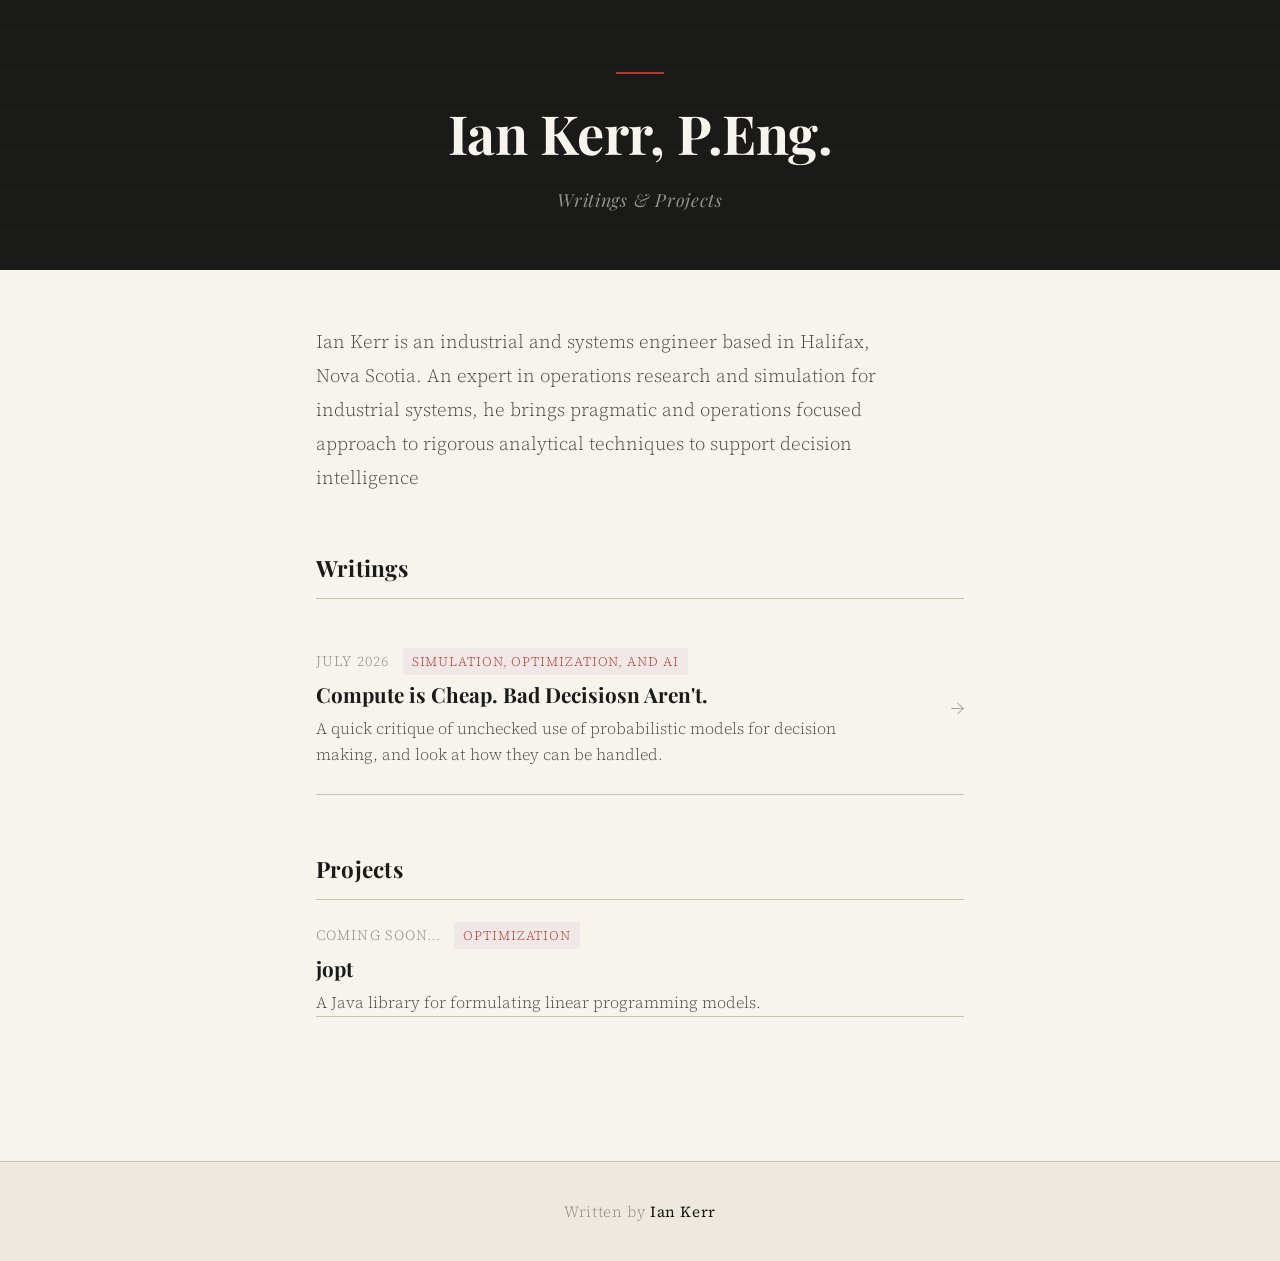
<file: index.html>
<!DOCTYPE html>
<html lang="en">
<head>
  <meta charset="UTF-8" />
  <meta name="viewport" content="width=device-width, initial-scale=1.0" />
  <title>Ian Kerr — Writings and Projects</title>
  <link rel="preconnect" href="https://fonts.googleapis.com" />
  <link rel="preconnect" href="https://fonts.gstatic.com" crossorigin />
  <link href="https://fonts.googleapis.com/css2?family=Playfair+Display:ital,wght@0,700;1,400&family=Source+Serif+4:ital,wght@0,300;0,400;1,300&display=swap" rel="stylesheet" />
  <link rel="stylesheet" href="style.css" />
</head>
<body>

  <header>
    <div class="header-rule"></div>
    <h1>Ian Kerr, P.Eng.</h1>
    <p class="subtitle">Writings &amp; Projects</p>
  </header>

  <main>

    <section class="intro">
      <p>
      Ian Kerr is an industrial and systems engineer based in Halifax, Nova Scotia. An expert in operations research and simulation for industrial systems, he brings pragmatic and operations focused approach to rigorous analytical techniques to support decision intelligence 
      </p>
         </section>

    <section>
      <h2>Writings</h2>

      <ul class="essay-list">

        <li class="essay-item">
          <a href="essays/bad_decisions_arent/index.html" class="essay-link">
            <div class="essay-meta">
              <span class="essay-date">July 2026</span>
              <span class="essay-tag">Simulation, Optimization, and AI</span>
            </div>
            <h3 class="essay-title">Compute is Cheap. Bad Decisiosn Aren't.</h3>
            <p class="essay-desc">A quick critique of unchecked use of probabilistic models for decision making, and look at how they can be handled.</p>
          </a>
        </li>
<!--
    <li class="essay-item">
          <a href="essays/second-essay.html" class="essay-link">
            <div class="essay-meta">
              <span class="essay-date">March 2025</span>
              <span class="essay-tag">Topic</span>
            </div>
            <h3 class="essay-title">Your Second Essay Title</h3>
            <p class="essay-desc">Another brief description. You can remove the tag span if you don't want to categorize things.</p>
          </a>
        </li>     

-->
       
<!--
      <li class="essay-item essay-item--placeholder">
          <div class="essay-link">
            <div class="essay-meta">
              <span class="essay-date">Coming soon</span>
            </div>
            <h3 class="essay-title">More writing on the way</h3>
          </div>
        </li>   
-->
      
      </ul>
    </section>

    <section>
      <h2>Projects</h2>
      <ul class="essay-list">
        <li class="essay-item">
          <!--
          <a href="essays/bad_decisions_arent/index.html" class="essay-link">
          -->
          
            <div class="essay-meta">
              <span class="essay-date">Coming soon...</span>
              <span class="essay-tag">Optimization</span>
            </div>
            <h3 class="essay-title">jopt</h3>
            <p class="essay-desc">A Java library for formulating linear programming models.</p>
          </a>
        </li>
      </ul>

    </section>
      


  </main>

  <footer>
    <p class="byline">Written by <strong>Ian Kerr</strong></p>
  </footer>

</body>
</html>
</file>
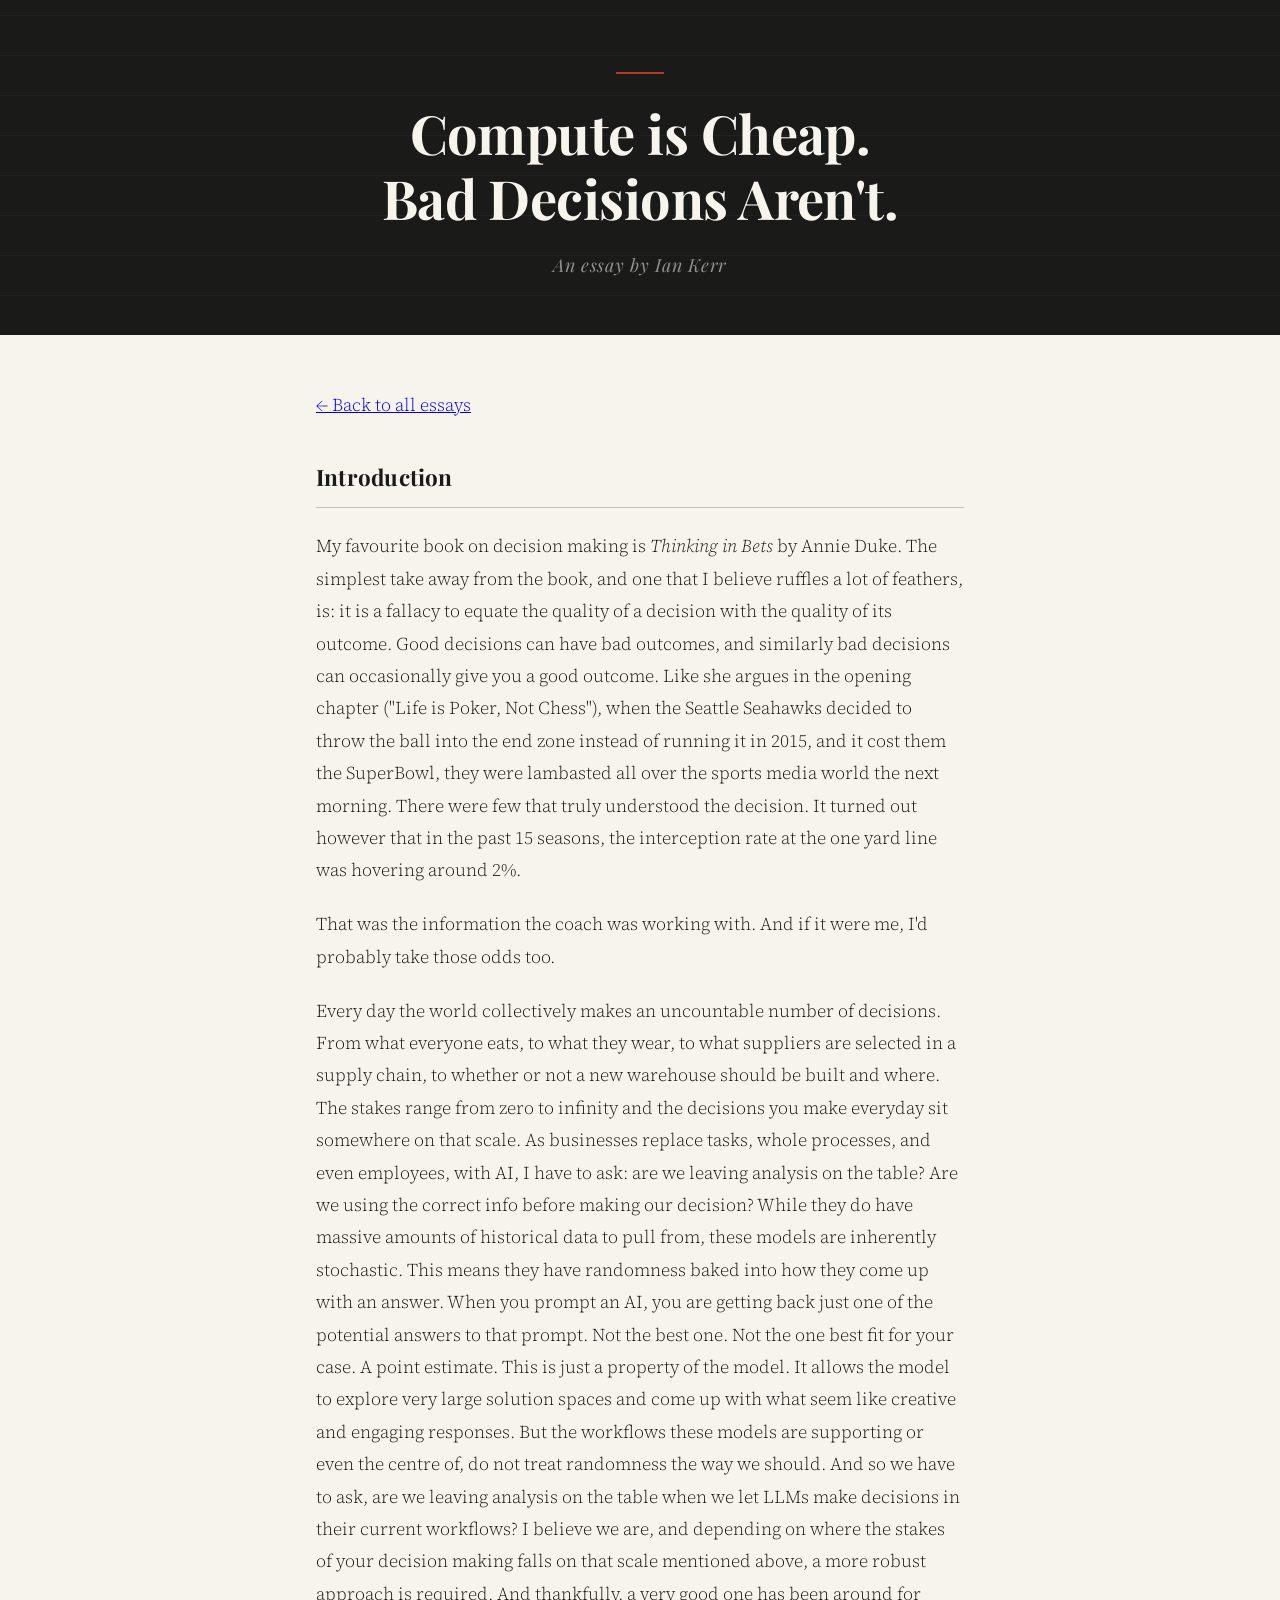
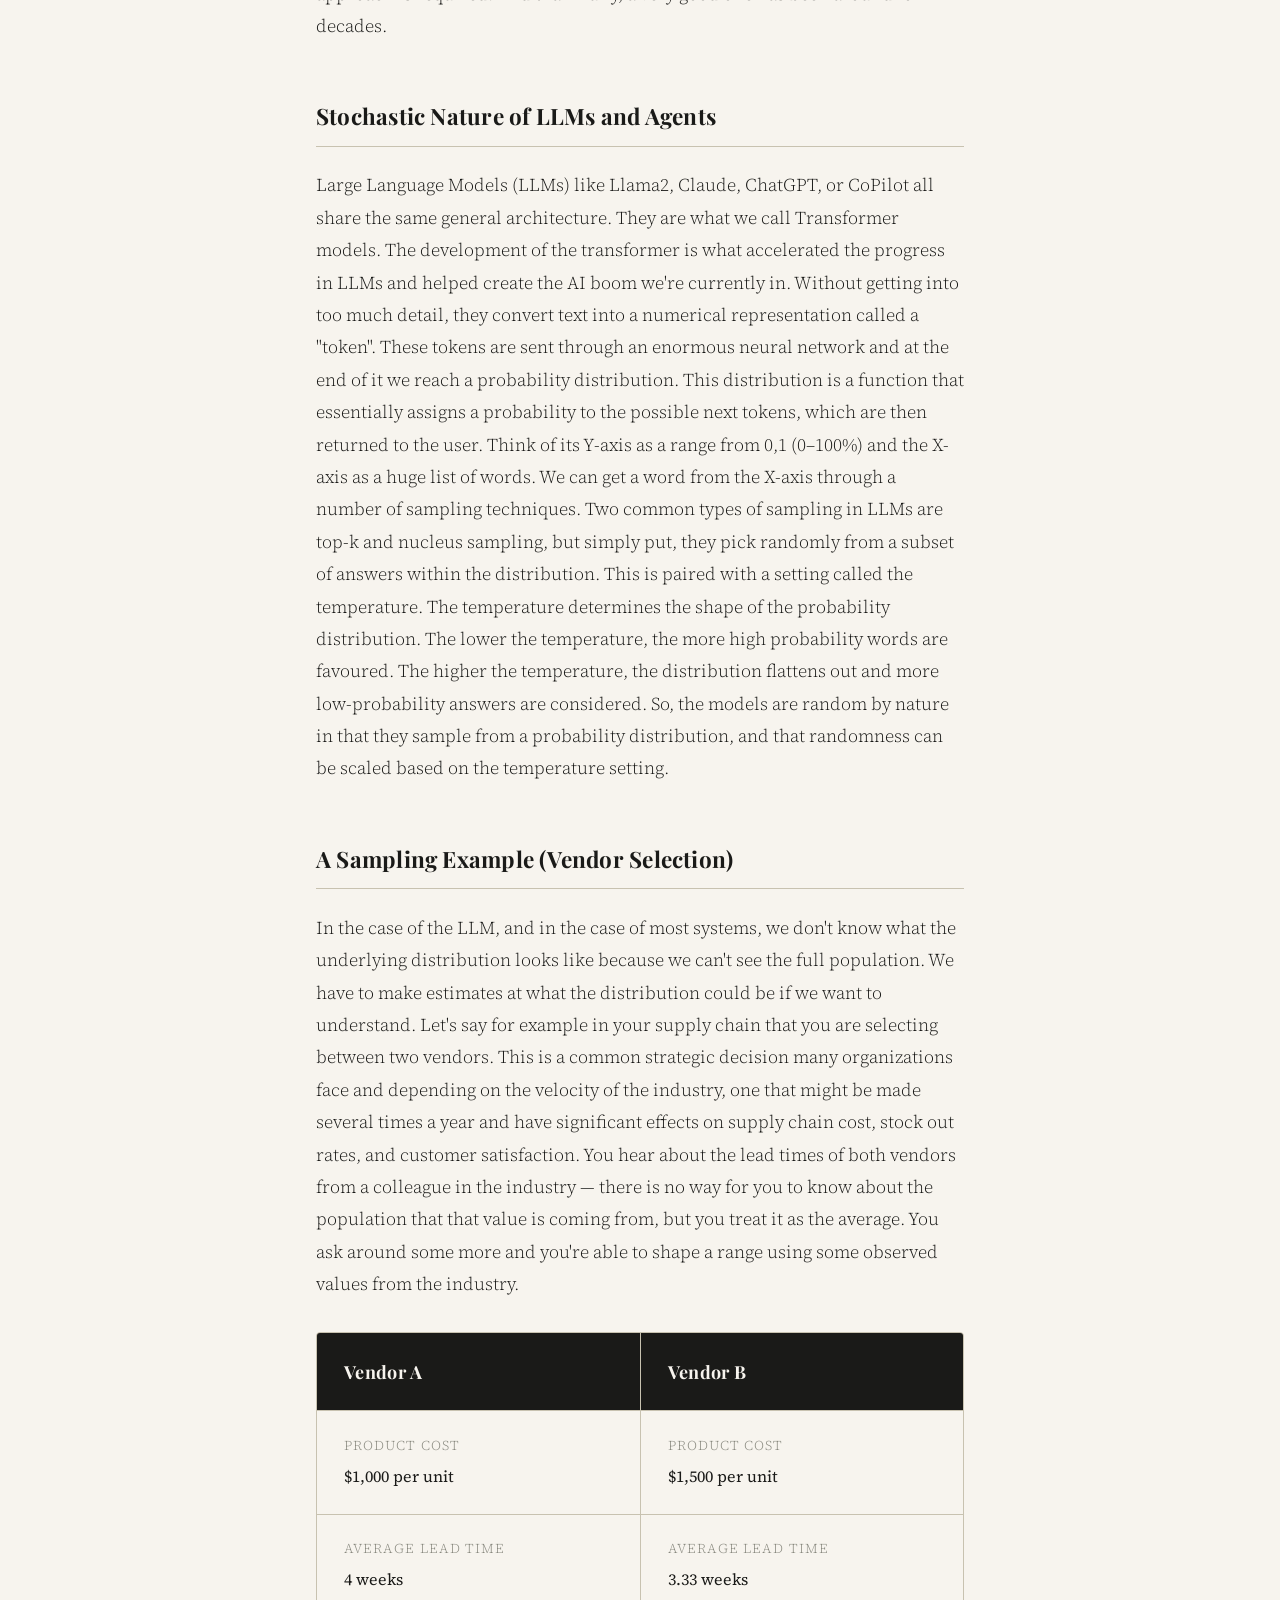
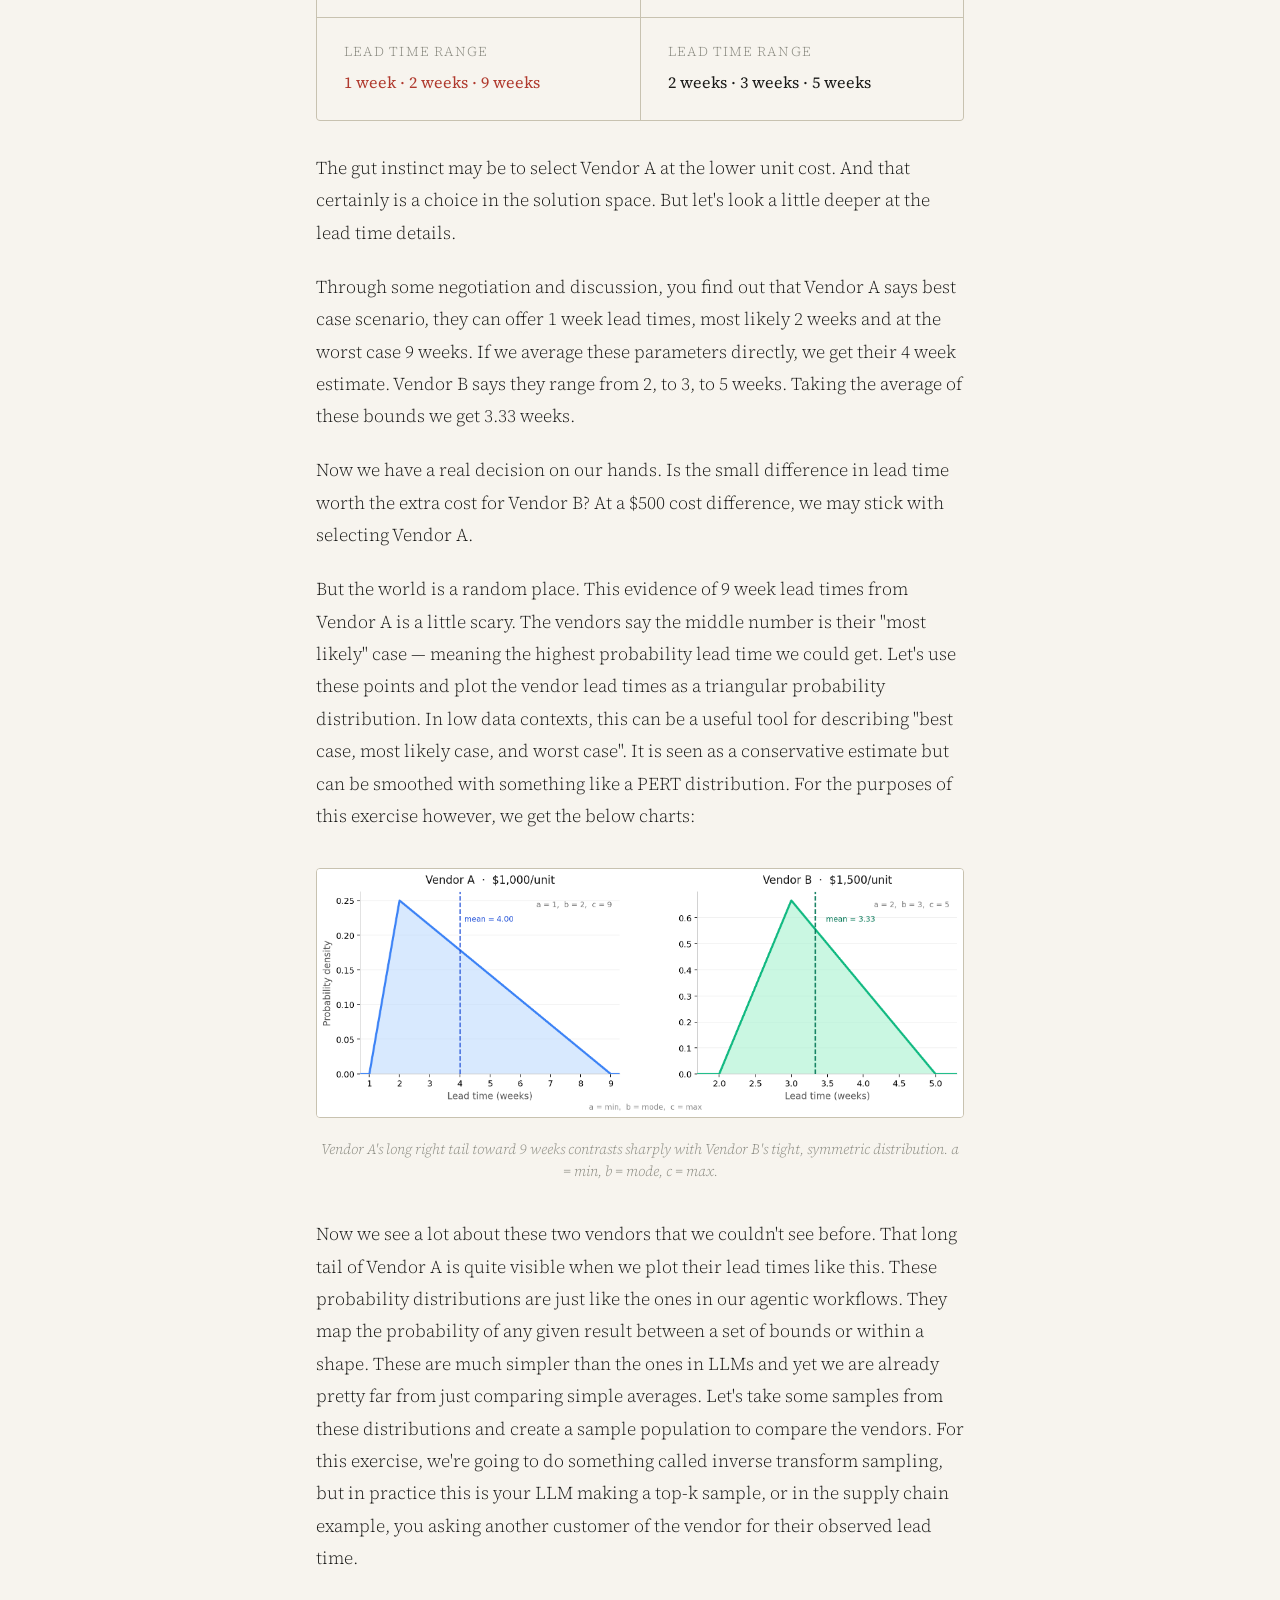
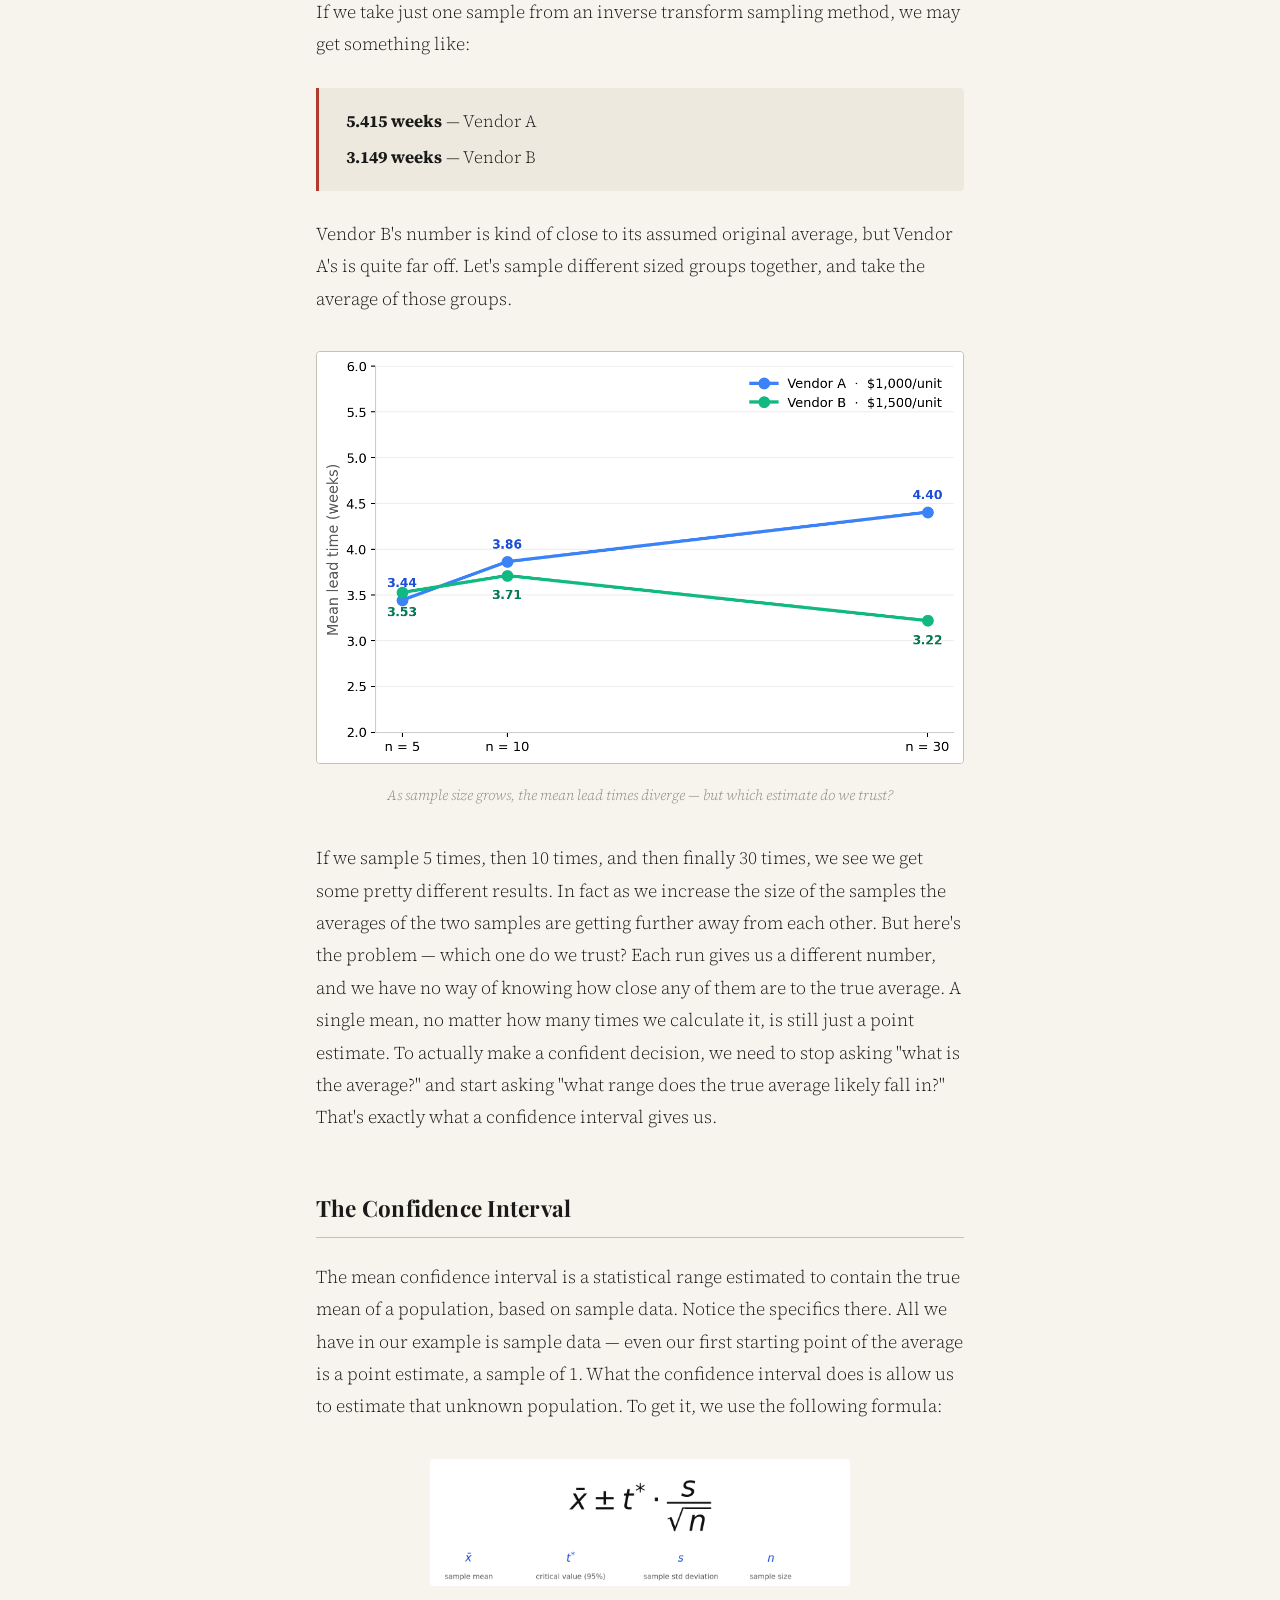
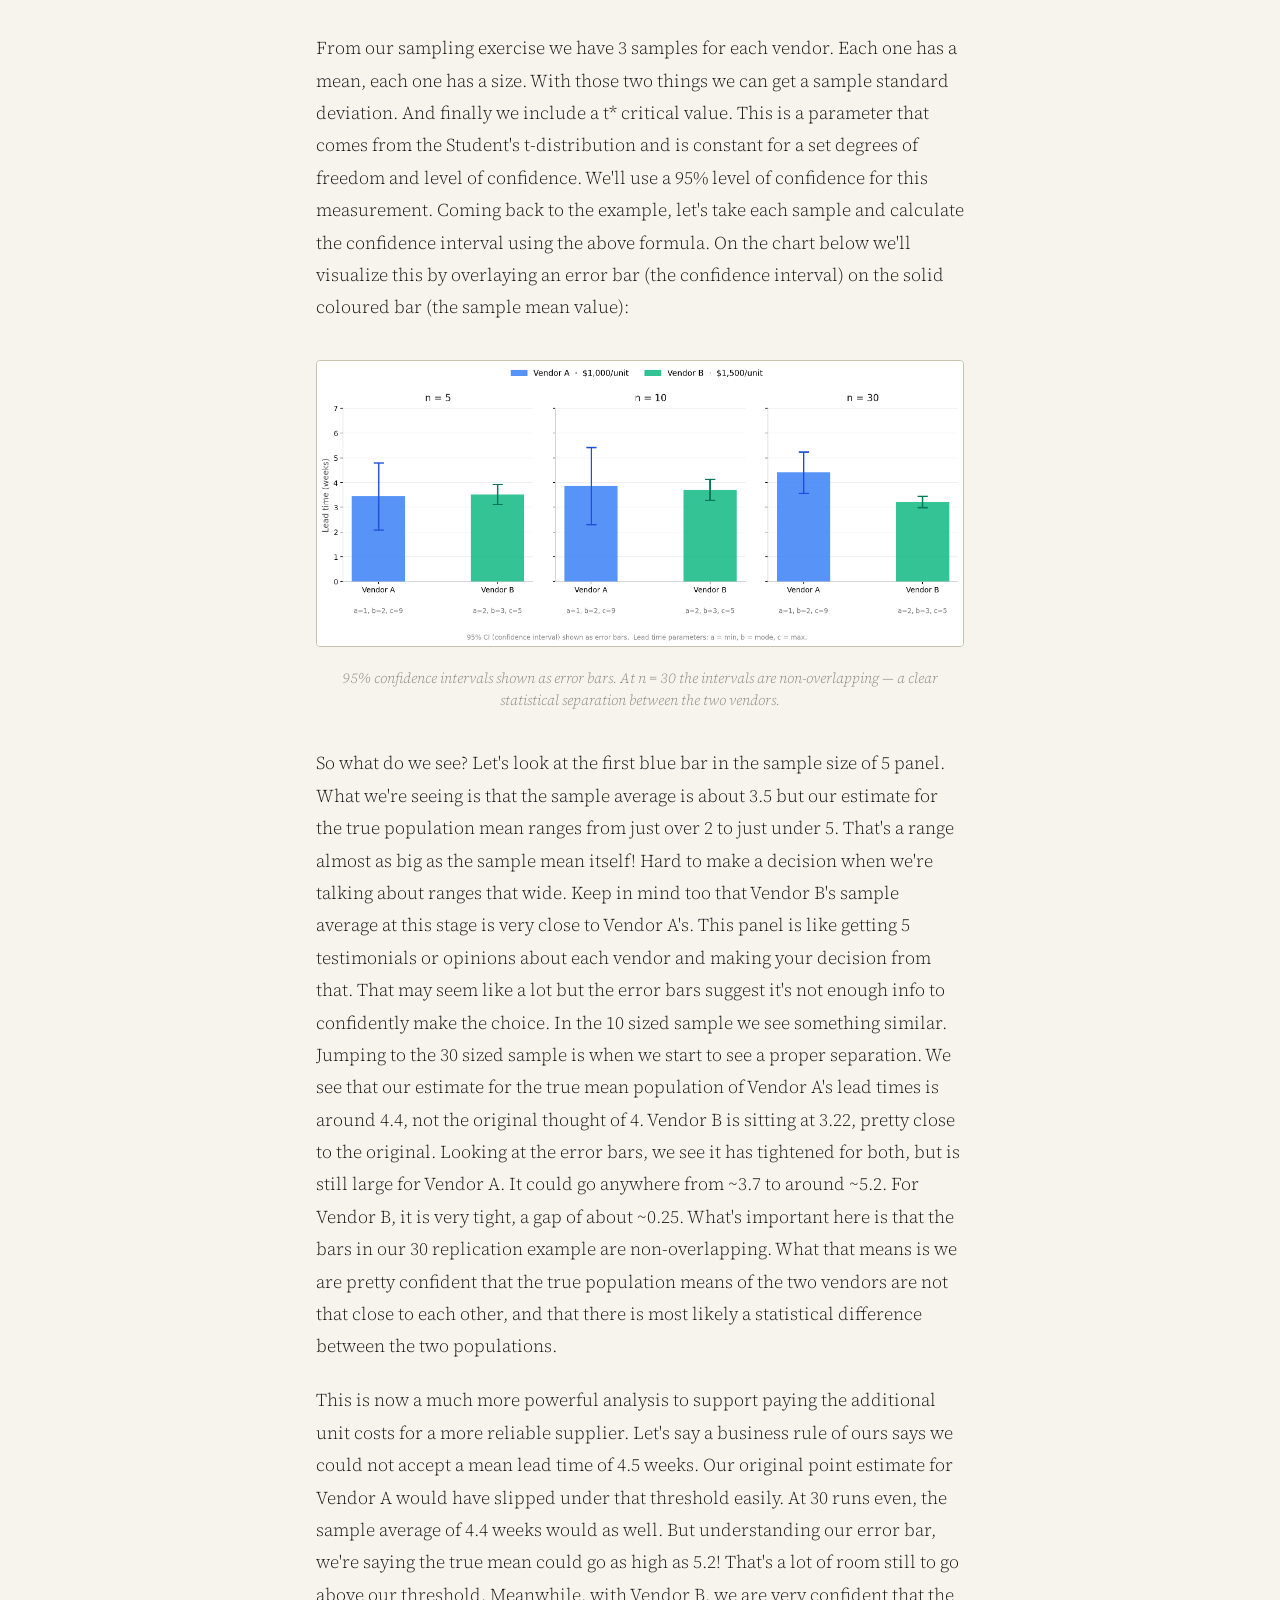
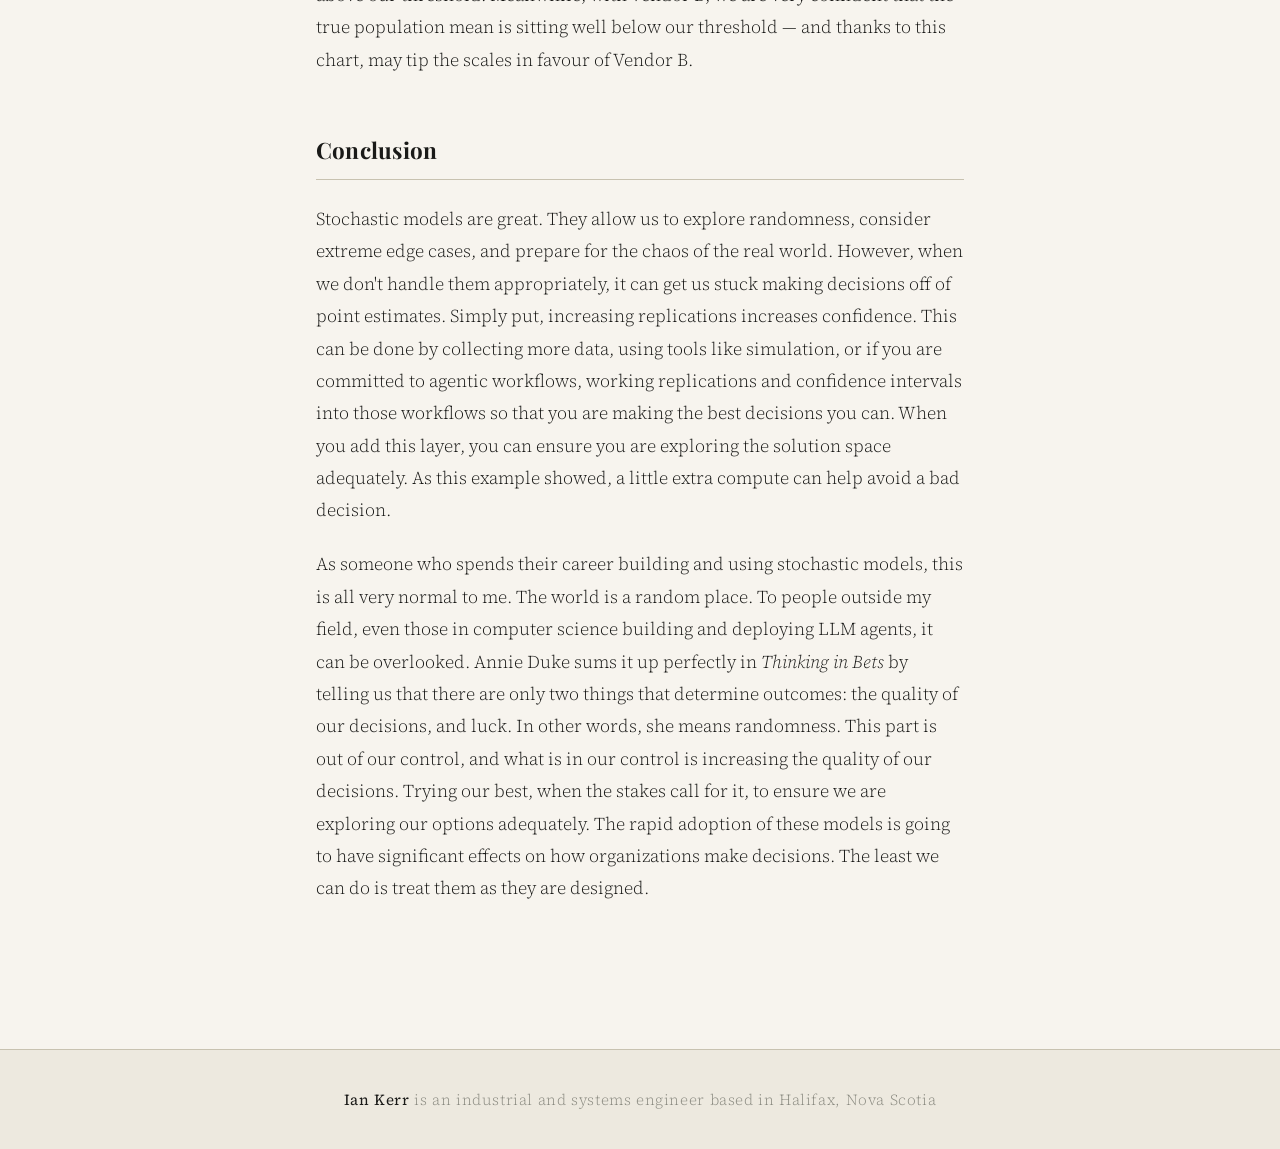
<file: essays/bad_decisions_arent/index.html>
<!DOCTYPE html>
<html lang="en">
<head>
  <meta charset="UTF-8">
  <meta name="viewport" content="width=device-width, initial-scale=1.0">
  <title>Compute is Cheap. Bad Decisions Aren't.</title>
  <link rel="preconnect" href="https://fonts.googleapis.com">
  <link rel="preconnect" href="https://fonts.gstatic.com" crossorigin>
  <link href="https://fonts.googleapis.com/css2?family=Playfair+Display:ital,wght@0,700;1,400&family=Source+Serif+4:ital,wght@0,300;0,400;1,300&display=swap" rel="stylesheet">
  <link rel="stylesheet" href="../../style.css">
</head>
<body>

<header>
  <div class="header-rule"></div>
  <h1>Compute is Cheap.<br>Bad Decisions Aren't.</h1>
  <p class="subtitle">An essay by Ian Kerr</p>
</header>

<main>

  <p style="margin-bottom: 2rem;"><a href="../../index.html">&larr; Back to all essays</a></p>

  <article class="essay-content">

  <section>
    <h2>Introduction</h2>
    <p>My favourite book on decision making is <em>Thinking in Bets</em> by Annie Duke. The simplest take away from the book, and one that I believe ruffles a lot of feathers, is: it is a fallacy to equate the quality of a decision with the quality of its outcome. Good decisions can have bad outcomes, and similarly bad decisions can occasionally give you a good outcome. Like she argues in the opening chapter ("Life is Poker, Not Chess"), when the Seattle Seahawks decided to throw the ball into the end zone instead of running it in 2015, and it cost them the SuperBowl, they were lambasted all over the sports media world the next morning. There were few that truly understood the decision. It turned out however that in the past 15 seasons, the interception rate at the one yard line was hovering around 2%.</p>
    <p>That was the information the coach was working with. And if it were me, I'd probably take those odds too.</p>
    <p>Every day the world collectively makes an uncountable number of decisions. From what everyone eats, to what they wear, to what suppliers are selected in a supply chain, to whether or not a new warehouse should be built and where. The stakes range from zero to infinity and the decisions you make everyday sit somewhere on that scale. As businesses replace tasks, whole processes, and even employees, with AI, I have to ask: are we leaving analysis on the table? Are we using the correct info before making our decision? While they do have massive amounts of historical data to pull from, these models are inherently stochastic. This means they have randomness baked into how they come up with an answer. When you prompt an AI, you are getting back just one of the potential answers to that prompt. Not the best one. Not the one best fit for your case. A point estimate. This is just a property of the model. It allows the model to explore very large solution spaces and come up with what seem like creative and engaging responses. But the workflows these models are supporting or even the centre of, do not treat randomness the way we should. And so we have to ask, are we leaving analysis on the table when we let LLMs make decisions in their current workflows? I believe we are, and depending on where the stakes of your decision making falls on that scale mentioned above, a more robust approach is required. And thankfully, a very good one has been around for decades.</p>
  </section>

  <section>
    <h2>Stochastic Nature of LLMs and Agents</h2>
    <p>Large Language Models (LLMs) like Llama2, Claude, ChatGPT, or CoPilot all share the same general architecture. They are what we call Transformer models. The development of the transformer is what accelerated the progress in LLMs and helped create the AI boom we're currently in. Without getting into too much detail, they convert text into a numerical representation called a "token". These tokens are sent through an enormous neural network and at the end of it we reach a probability distribution. This distribution is a function that essentially assigns a probability to the possible next tokens, which are then returned to the user. Think of its Y-axis as a range from 0,1 (0–100%) and the X-axis as a huge list of words. We can get a word from the X-axis through a number of sampling techniques. Two common types of sampling in LLMs are top-k and nucleus sampling, but simply put, they pick randomly from a subset of answers within the distribution. This is paired with a setting called the temperature. The temperature determines the shape of the probability distribution. The lower the temperature, the more high probability words are favoured. The higher the temperature, the distribution flattens out and more low-probability answers are considered. So, the models are random by nature in that they sample from a probability distribution, and that randomness can be scaled based on the temperature setting.</p>
  </section>

  <section>
    <h2>A Sampling Example (Vendor Selection)</h2>
    <p>In the case of the LLM, and in the case of most systems, we don't know what the underlying distribution looks like because we can't see the full population. We have to make estimates at what the distribution could be if we want to understand. Let's say for example in your supply chain that you are selecting between two vendors. This is a common strategic decision many organizations face and depending on the velocity of the industry, one that might be made several times a year and have significant effects on supply chain cost, stock out rates, and customer satisfaction. You hear about the lead times of both vendors from a colleague in the industry — there is no way for you to know about the population that that value is coming from, but you treat it as the average. You ask around some more and you're able to shape a range using some observed values from the industry.</p>

    <div class="vendor-grid">
      <div class="vendor-cell header">Vendor A</div>
      <div class="vendor-cell header">Vendor B</div>
      <div class="vendor-cell">
        <div class="label">Product cost</div>
        <div class="value">$1,000 per unit</div>
      </div>
      <div class="vendor-cell">
        <div class="label">Product cost</div>
        <div class="value">$1,500 per unit</div>
      </div>
      <div class="vendor-cell">
        <div class="label">Average lead time</div>
        <div class="value">4 weeks</div>
      </div>
      <div class="vendor-cell">
        <div class="label">Average lead time</div>
        <div class="value">3.33 weeks</div>
      </div>
      <div class="vendor-cell">
        <div class="label">Lead time range</div>
        <div class="value highlight">1 week · 2 weeks · 9 weeks</div>
      </div>
      <div class="vendor-cell">
        <div class="label">Lead time range</div>
        <div class="value">2 weeks · 3 weeks · 5 weeks</div>
      </div>
    </div>

    <p>The gut instinct may be to select Vendor A at the lower unit cost. And that certainly is a choice in the solution space. But let's look a little deeper at the lead time details.</p>
    <p>Through some negotiation and discussion, you find out that Vendor A says best case scenario, they can offer 1 week lead times, most likely 2 weeks and at the worst case 9 weeks. If we average these parameters directly, we get their 4 week estimate. Vendor B says they range from 2, to 3, to 5 weeks. Taking the average of these bounds we get 3.33 weeks.</p>
    <p>Now we have a real decision on our hands. Is the small difference in lead time worth the extra cost for Vendor B? At a $500 cost difference, we may stick with selecting Vendor A.</p>
    <p>But the world is a random place. This evidence of 9 week lead times from Vendor A is a little scary. The vendors say the middle number is their "most likely" case — meaning the highest probability lead time we could get. Let's use these points and plot the vendor lead times as a triangular probability distribution. In low data contexts, this can be a useful tool for describing "best case, most likely case, and worst case". It is seen as a conservative estimate but can be smoothed with something like a PERT distribution. For the purposes of this exercise however, we get the below charts:</p>

    <figure>
      <img src="images/vendor_pdf.png" alt="Triangular probability distributions for Vendor A and Vendor B lead times">
      <figcaption>Vendor A's long right tail toward 9 weeks contrasts sharply with Vendor B's tight, symmetric distribution. a = min, b = mode, c = max.</figcaption>
    </figure>

    <p>Now we see a lot about these two vendors that we couldn't see before. That long tail of Vendor A is quite visible when we plot their lead times like this. These probability distributions are just like the ones in our agentic workflows. They map the probability of any given result between a set of bounds or within a shape. These are much simpler than the ones in LLMs and yet we are already pretty far from just comparing simple averages. Let's take some samples from these distributions and create a sample population to compare the vendors. For this exercise, we're going to do something called inverse transform sampling, but in practice this is your LLM making a top-k sample, or in the supply chain example, you asking another customer of the vendor for their observed lead time.</p>
    <p>If we take just one sample from an inverse transform sampling method, we may get something like:</p>

    <div class="sample-values">
      <p><strong>5.415 weeks</strong> — Vendor A</p>
      <p><strong>3.149 weeks</strong> — Vendor B</p>
    </div>

    <p>Vendor B's number is kind of close to its assumed original average, but Vendor A's is quite far off. Let's sample different sized groups together, and take the average of those groups.</p>

    <figure>
      <img src="images/vendor_means.png" alt="Mean lead times for Vendor A and Vendor B at sample sizes 5, 10, and 30">
      <figcaption>As sample size grows, the mean lead times diverge — but which estimate do we trust?</figcaption>
    </figure>

    <p>If we sample 5 times, then 10 times, and then finally 30 times, we see we get some pretty different results. In fact as we increase the size of the samples the averages of the two samples are getting further away from each other. But here's the problem — which one do we trust? Each run gives us a different number, and we have no way of knowing how close any of them are to the true average. A single mean, no matter how many times we calculate it, is still just a point estimate. To actually make a confident decision, we need to stop asking "what is the average?" and start asking "what range does the true average likely fall in?" That's exactly what a confidence interval gives us.</p>
  </section>

  <section>
    <h2>The Confidence Interval</h2>
    <p>The mean confidence interval is a statistical range estimated to contain the true mean of a population, based on sample data. Notice the specifics there. All we have in our example is sample data — even our first starting point of the average is a point estimate, a sample of 1. What the confidence interval does is allow us to estimate that unknown population. To get it, we use the following formula:</p>

    <figure class="formula-figure">
      <img src="images/ci_formula.png" alt="Confidence interval formula: x-bar plus or minus t-star times s over root n">
    </figure>

    <p>From our sampling exercise we have 3 samples for each vendor. Each one has a mean, each one has a size. With those two things we can get a sample standard deviation. And finally we include a t* critical value. This is a parameter that comes from the Student's t-distribution and is constant for a set degrees of freedom and level of confidence. We'll use a 95% level of confidence for this measurement. Coming back to the example, let's take each sample and calculate the confidence interval using the above formula. On the chart below we'll visualize this by overlaying an error bar (the confidence interval) on the solid coloured bar (the sample mean value):</p>

    <figure>
      <img src="images/vendor_lead_time_ci.png" alt="Confidence interval comparison for Vendor A and Vendor B at sample sizes 5, 10, and 30">
      <figcaption>95% confidence intervals shown as error bars. At n = 30 the intervals are non-overlapping — a clear statistical separation between the two vendors.</figcaption>
    </figure>

    <p>So what do we see? Let's look at the first blue bar in the sample size of 5 panel. What we're seeing is that the sample average is about 3.5 but our estimate for the true population mean ranges from just over 2 to just under 5. That's a range almost as big as the sample mean itself! Hard to make a decision when we're talking about ranges that wide. Keep in mind too that Vendor B's sample average at this stage is very close to Vendor A's. This panel is like getting 5 testimonials or opinions about each vendor and making your decision from that. That may seem like a lot but the error bars suggest it's not enough info to confidently make the choice. In the 10 sized sample we see something similar. Jumping to the 30 sized sample is when we start to see a proper separation. We see that our estimate for the true mean population of Vendor A's lead times is around 4.4, not the original thought of 4. Vendor B is sitting at 3.22, pretty close to the original. Looking at the error bars, we see it has tightened for both, but is still large for Vendor A. It could go anywhere from ~3.7 to around ~5.2. For Vendor B, it is very tight, a gap of about ~0.25. What's important here is that the bars in our 30 replication example are non-overlapping. What that means is we are pretty confident that the true population means of the two vendors are not that close to each other, and that there is most likely a statistical difference between the two populations.</p>
    <p>This is now a much more powerful analysis to support paying the additional unit costs for a more reliable supplier. Let's say a business rule of ours says we could not accept a mean lead time of 4.5 weeks. Our original point estimate for Vendor A would have slipped under that threshold easily. At 30 runs even, the sample average of 4.4 weeks would as well. But understanding our error bar, we're saying the true mean could go as high as 5.2! That's a lot of room still to go above our threshold. Meanwhile, with Vendor B, we are very confident that the true population mean is sitting well below our threshold — and thanks to this chart, may tip the scales in favour of Vendor B.</p>
  </section>

  <section>
    <h2>Conclusion</h2>
    <p>Stochastic models are great. They allow us to explore randomness, consider extreme edge cases, and prepare for the chaos of the real world. However, when we don't handle them appropriately, it can get us stuck making decisions off of point estimates. Simply put, increasing replications increases confidence. This can be done by collecting more data, using tools like simulation, or if you are committed to agentic workflows, working replications and confidence intervals into those workflows so that you are making the best decisions you can. When you add this layer, you can ensure you are exploring the solution space adequately. As this example showed, a little extra compute can help avoid a bad decision.</p>
    <p>As someone who spends their career building and using stochastic models, this is all very normal to me. The world is a random place. To people outside my field, even those in computer science building and deploying LLM agents, it can be overlooked. Annie Duke sums it up perfectly in <em>Thinking in Bets</em> by telling us that there are only two things that determine outcomes: the quality of our decisions, and luck. In other words, she means randomness. This part is out of our control, and what is in our control is increasing the quality of our decisions. Trying our best, when the stakes call for it, to ensure we are exploring our options adequately. The rapid adoption of these models is going to have significant effects on how organizations make decisions. The least we can do is treat them as they are designed.</p>
  </section>

  </article>

</main>

<footer>
  <p class="byline"><strong>Ian Kerr</strong> is an industrial and systems engineer based in Halifax, Nova Scotia</p>
</footer>

</body>
</html>
</file>
<file: style.css>
*, *::before, *::after { box-sizing: border-box; margin: 0; padding: 0; }

:root {
  --ink: #1a1a18;
  --ink-light: #4a4a44;
  --ink-faint: #8a8a80;
  --paper: #f7f4ee;
  --paper-dark: #ede9df;
  --rule: #c8c2b0;
  --accent: #b03a2e;
  --accent-light: #f0e8e6;
  --max: 720px;
}

html { font-size: 18px; }

body {
  background: var(--paper);
  color: var(--ink);
  font-family: 'Source Serif 4', Georgia, serif;
  font-weight: 300;
  line-height: 1.8;
}

/* ── Header ── */
header {
  background: var(--ink);
  color: var(--paper);
  padding: 4rem 2rem 3rem;
  text-align: center;
  position: relative;
  overflow: hidden;
}

header::before {
  content: '';
  position: absolute;
  inset: 0;
  background: repeating-linear-gradient(
    0deg,
    transparent,
    transparent 39px,
    rgba(255,255,255,0.03) 39px,
    rgba(255,255,255,0.03) 40px
  );
  pointer-events: none;
}

.header-rule {
  width: 48px;
  height: 2px;
  background: var(--accent);
  margin: 0 auto 1.5rem;
}

h1 {
  font-family: 'Playfair Display', Georgia, serif;
  font-weight: 700;
  font-size: clamp(1.8rem, 5vw, 3rem);
  line-height: 1.2;
  letter-spacing: -0.01em;
  margin-bottom: 0.5rem;
}

.subtitle {
  font-family: 'Playfair Display', Georgia, serif;
  font-style: italic;
  font-size: 1rem;
  color: rgba(247,244,238,0.55);
  letter-spacing: 0.04em;
  margin-top: 1rem;
}

/* ── Nav (optional, for when you add more pages) ── */
nav {
  display: flex;
  justify-content: center;
  gap: 2rem;
  margin-top: 1.75rem;
}

nav a {
  font-size: 0.8rem;
  text-transform: uppercase;
  letter-spacing: 0.1em;
  color: rgba(247,244,238,0.55);
  text-decoration: none;
  transition: color 0.15s;
}

nav a:hover { color: var(--paper); }

/* ── Main ── */
main {
  max-width: var(--max);
  margin: 0 auto;
  padding: 3rem 2rem 5rem;
}

section { margin-bottom: 3rem; }

.intro p {
  font-size: 1.05rem;
  color: var(--ink-light);
  max-width: 560px;
}

h2 {
  font-family: 'Playfair Display', Georgia, serif;
  font-weight: 700;
  font-size: 1.25rem;
  letter-spacing: 0.01em;
  color: var(--ink);
  margin-bottom: 1.25rem;
  padding-bottom: 0.5rem;
  border-bottom: 1px solid var(--rule);
}

p { margin-bottom: 1.2rem; }
p:last-child { margin-bottom: 0; }

/* ── Essay list ── */
.essay-list {
  list-style: none;
  display: flex;
  flex-direction: column;
  gap: 0;
}

.essay-item {
  border-bottom: 1px solid var(--rule);
}

.essay-item:first-child {
  border-top: none;
}

.essay-link {
  display: block;
  padding: 1.5rem 0;
  text-decoration: none;
  color: inherit;
  transition: background 0.15s;
  position: relative;
}

a.essay-link:hover .essay-title {
  color: var(--accent);
}

a.essay-link::after {
  content: '→';
  position: absolute;
  right: 0;
  top: 50%;
  transform: translateY(-50%);
  color: var(--ink-faint);
  font-size: 1.1rem;
  transition: right 0.15s, color 0.15s;
}

a.essay-link:hover::after {
  right: -4px;
  color: var(--accent);
}

.essay-meta {
  display: flex;
  align-items: center;
  gap: 0.75rem;
  margin-bottom: 0.35rem;
}

.essay-date {
  font-size: 0.78rem;
  text-transform: uppercase;
  letter-spacing: 0.08em;
  color: var(--ink-faint);
}

.essay-tag {
  font-size: 0.72rem;
  text-transform: uppercase;
  letter-spacing: 0.07em;
  color: var(--accent);
  background: var(--accent-light);
  padding: 0.1rem 0.5rem;
  border-radius: 2px;
}

.essay-title {
  font-family: 'Playfair Display', Georgia, serif;
  font-weight: 700;
  font-size: 1.15rem;
  line-height: 1.3;
  color: var(--ink);
  margin-bottom: 0.4rem;
  transition: color 0.15s;
}

.essay-desc {
  font-size: 0.9rem;
  color: var(--ink-light);
  line-height: 1.6;
  margin: 0;
  max-width: 560px;
}

/* ── Placeholder item ── */
.essay-item--placeholder .essay-link {
  opacity: 0.4;
  cursor: default;
}

.essay-item--placeholder .essay-link::after {
  display: none;
}

/* ── Footer ── */
footer {
  background: var(--paper-dark);
  border-top: 1px solid var(--rule);
  padding: 2rem;
  text-align: center;
}

.byline {
  font-size: 0.85rem;
  color: var(--ink-faint);
  letter-spacing: 0.04em;
}

.byline strong {
  color: var(--ink);
  font-weight: 400;
}

/* ── Essay content (used within individual essay pages) ── */
.essay-content { margin-bottom: 3rem; }

/* ── Vendor-style comparison table ── */
.vendor-grid {
  display: grid;
  grid-template-columns: 1fr 1fr;
  gap: 1px;
  background: var(--rule);
  border: 1px solid var(--rule);
  border-radius: 4px;
  overflow: hidden;
  margin: 1.75rem 0;
  font-size: 0.9rem;
}

.vendor-cell {
  background: var(--paper);
  padding: 1.25rem 1.5rem;
}

.vendor-cell.header {
  background: var(--ink);
  color: var(--paper);
  font-family: 'Playfair Display', Georgia, serif;
  font-weight: 700;
  font-size: 1rem;
  letter-spacing: 0.02em;
}

.vendor-cell .label {
  font-size: 0.75rem;
  text-transform: uppercase;
  letter-spacing: 0.08em;
  color: var(--ink-faint);
  margin-bottom: 0.2rem;
}

.vendor-cell .value {
  font-weight: 400;
  color: var(--ink);
}

.vendor-cell .value.highlight {
  color: var(--accent);
  font-weight: 400;
}

/* ── Highlighted sample values ── */
.sample-values {
  background: var(--paper-dark);
  border-left: 3px solid var(--accent);
  padding: 1rem 1.5rem;
  margin: 1.5rem 0;
  font-size: 0.95rem;
  border-radius: 0 4px 4px 0;
}

.sample-values p { margin-bottom: 0.3rem; }
.sample-values p:last-child { margin-bottom: 0; }

/* ── Figures ── */
figure {
  margin: 2rem 0;
  text-align: center;
}

figure img {
  max-width: 100%;
  height: auto;
  border: 1px solid var(--rule);
  border-radius: 4px;
  background: white;
}

figcaption {
  font-size: 0.8rem;
  color: var(--ink-faint);
  margin-top: 0.6rem;
  font-style: italic;
  line-height: 1.5;
}

.formula-figure img {
  max-width: 420px;
  border: none;
  background: transparent;
}

/* ── Pull quote ── */
blockquote {
  border-left: 3px solid var(--accent);
  margin: 2rem 0;
  padding: 0.5rem 0 0.5rem 1.5rem;
  font-family: 'Playfair Display', Georgia, serif;
  font-style: italic;
  font-size: 1.1rem;
  color: var(--ink-light);
  line-height: 1.6;
}

/* ── Responsive ── */
@media (max-width: 540px) {
  html { font-size: 16px; }

  a.essay-link::after {
    display: none;
  }

  .vendor-grid { grid-template-columns: 1fr; }
  .vendor-cell.header:last-of-type { border-top: 1px solid var(--rule); }
}
</file>
